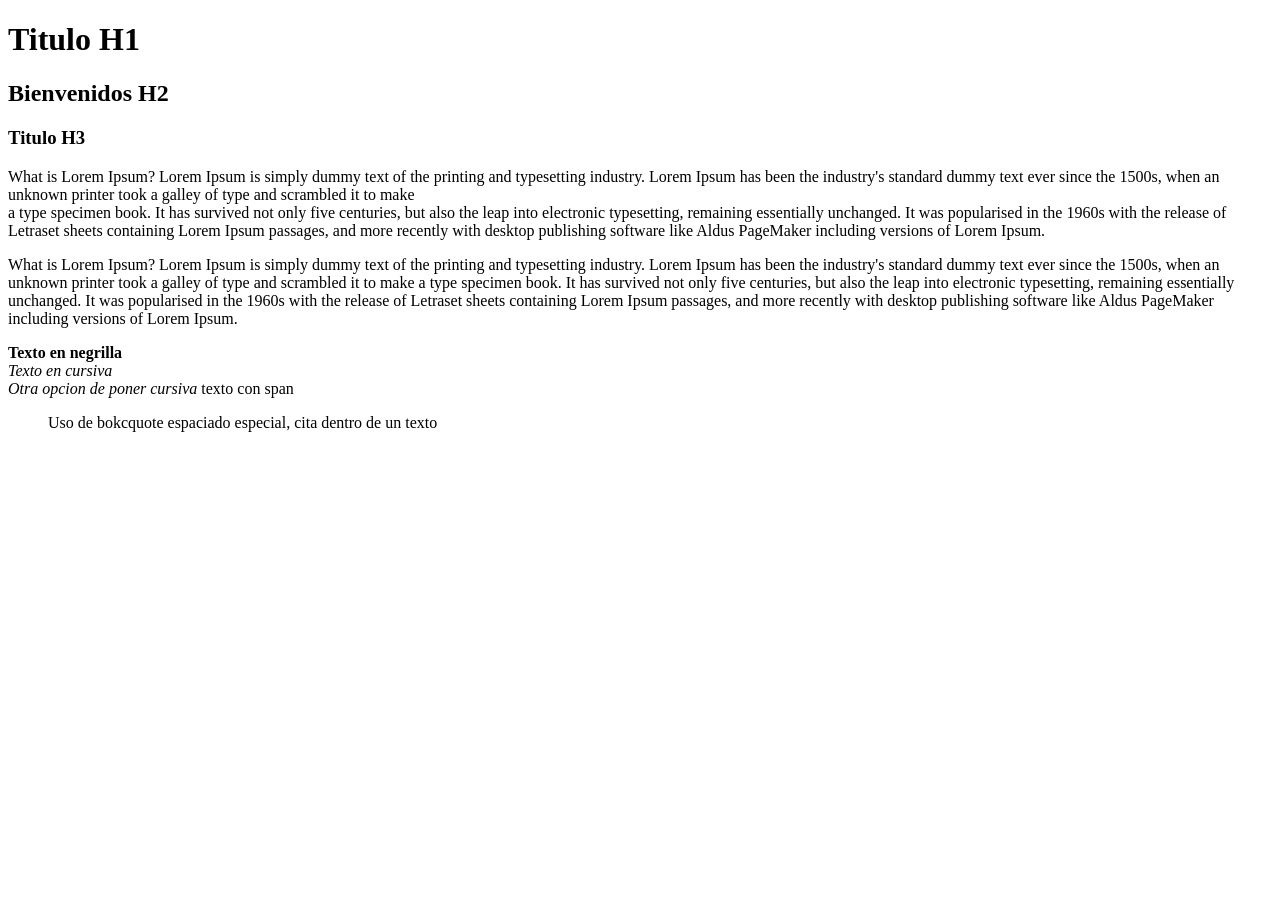
<file: UDEMY/JavaScriptModerno/web/index.html>
<!DOCTYPE HTML>
<html lang = "es">
    <head>  <!--Cabecera-->
        <title>Mi primera Web</title>

    </head>
    <body> <!-- Cuerpo de la pagina-->
        <h1> Titulo H1</h1>  <!-- Solo debe haber uno por ser titulo de la pagina-->
        <h2> Bienvenidos H2</h1> <!-- subtitulo-->
        <h3> Titulo H3</h3>

        <!-- Etiquetas para textos-->
        <!--<p> => parrafos -->
        <!--<br> => salto de linea -->


        <p>What is Lorem Ipsum?   
            Lorem Ipsum is simply dummy text of the printing and typesetting industry. Lorem Ipsum has been 
            the industry's standard dummy text ever since the 1500s, when an unknown printer took a galley 
            of type and scrambled it to make <br> a type specimen book. It has survived not only five centuries, 
            but also the leap into electronic typesetting, remaining essentially unchanged. It was popularised 
            in the 1960s with the release of Letraset sheets containing Lorem Ipsum passages, and more recently 
            with desktop publishing software like Aldus PageMaker including versions of Lorem Ipsum.</p>  <!-- parrafos-->
        <p>What is Lorem Ipsum?
               Lorem Ipsum is simply dummy text of the printing and typesetting industry. Lorem Ipsum has been 
                the industry's standard dummy text ever since the 1500s, when an unknown printer took a galley 
                of type and scrambled it to make a type specimen book. It has survived not only five centuries, 
                but also the leap into electronic typesetting, remaining essentially unchanged. It was popularised 
                in the 1960s with the release of Letraset sheets containing Lorem Ipsum passages, and more recently 
                with desktop publishing software like Aldus PageMaker including versions of Lorem Ipsum.</p>  <!-- parrafos-->    
        <strong>Texto en negrilla</strong>   <br>  <!-- Espacio-->
        <em>Texto en cursiva</em>   <br>  
        <i>Otra opcion de poner cursiva</i>
        <span id = "resaltado" class = "rojo">texto con span</span>
        <blockquote>Uso de bokcquote espaciado especial, cita dentro de un texto</blockquote>


    </body>
</html>
</file>
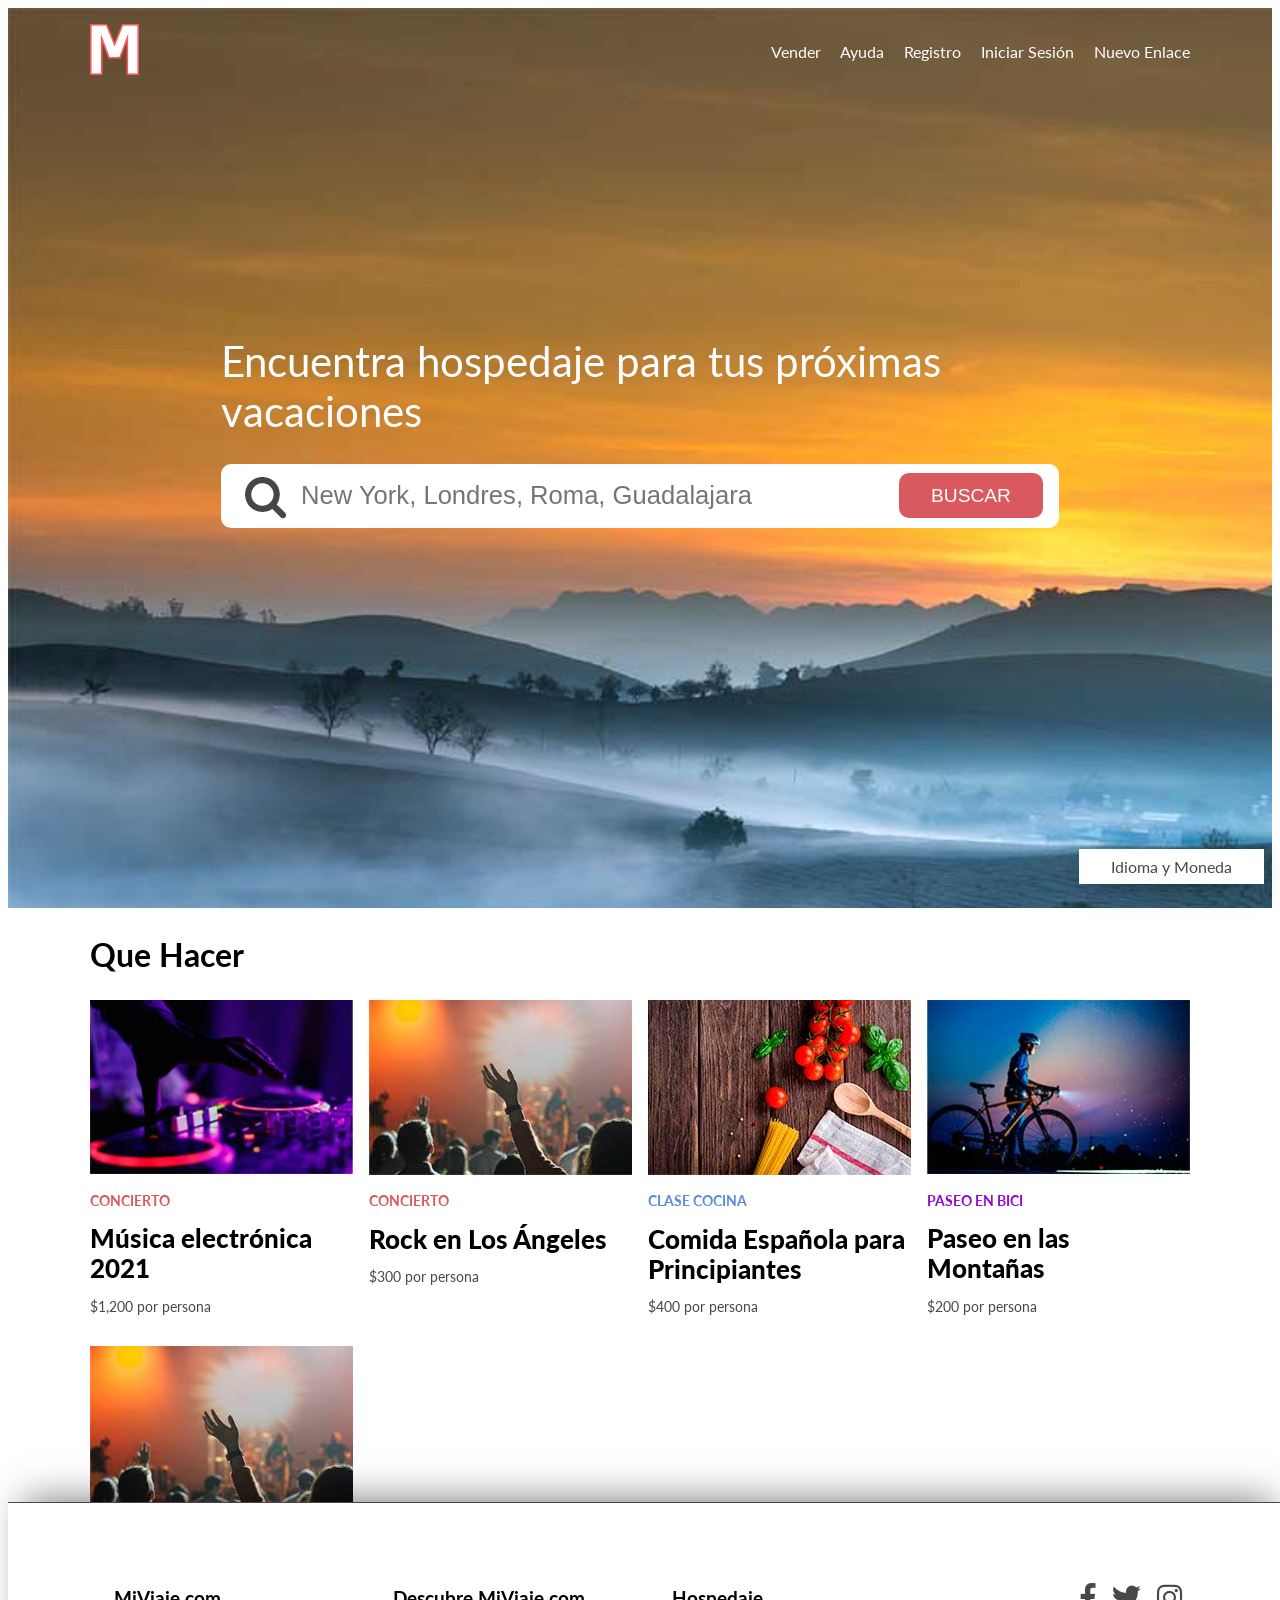
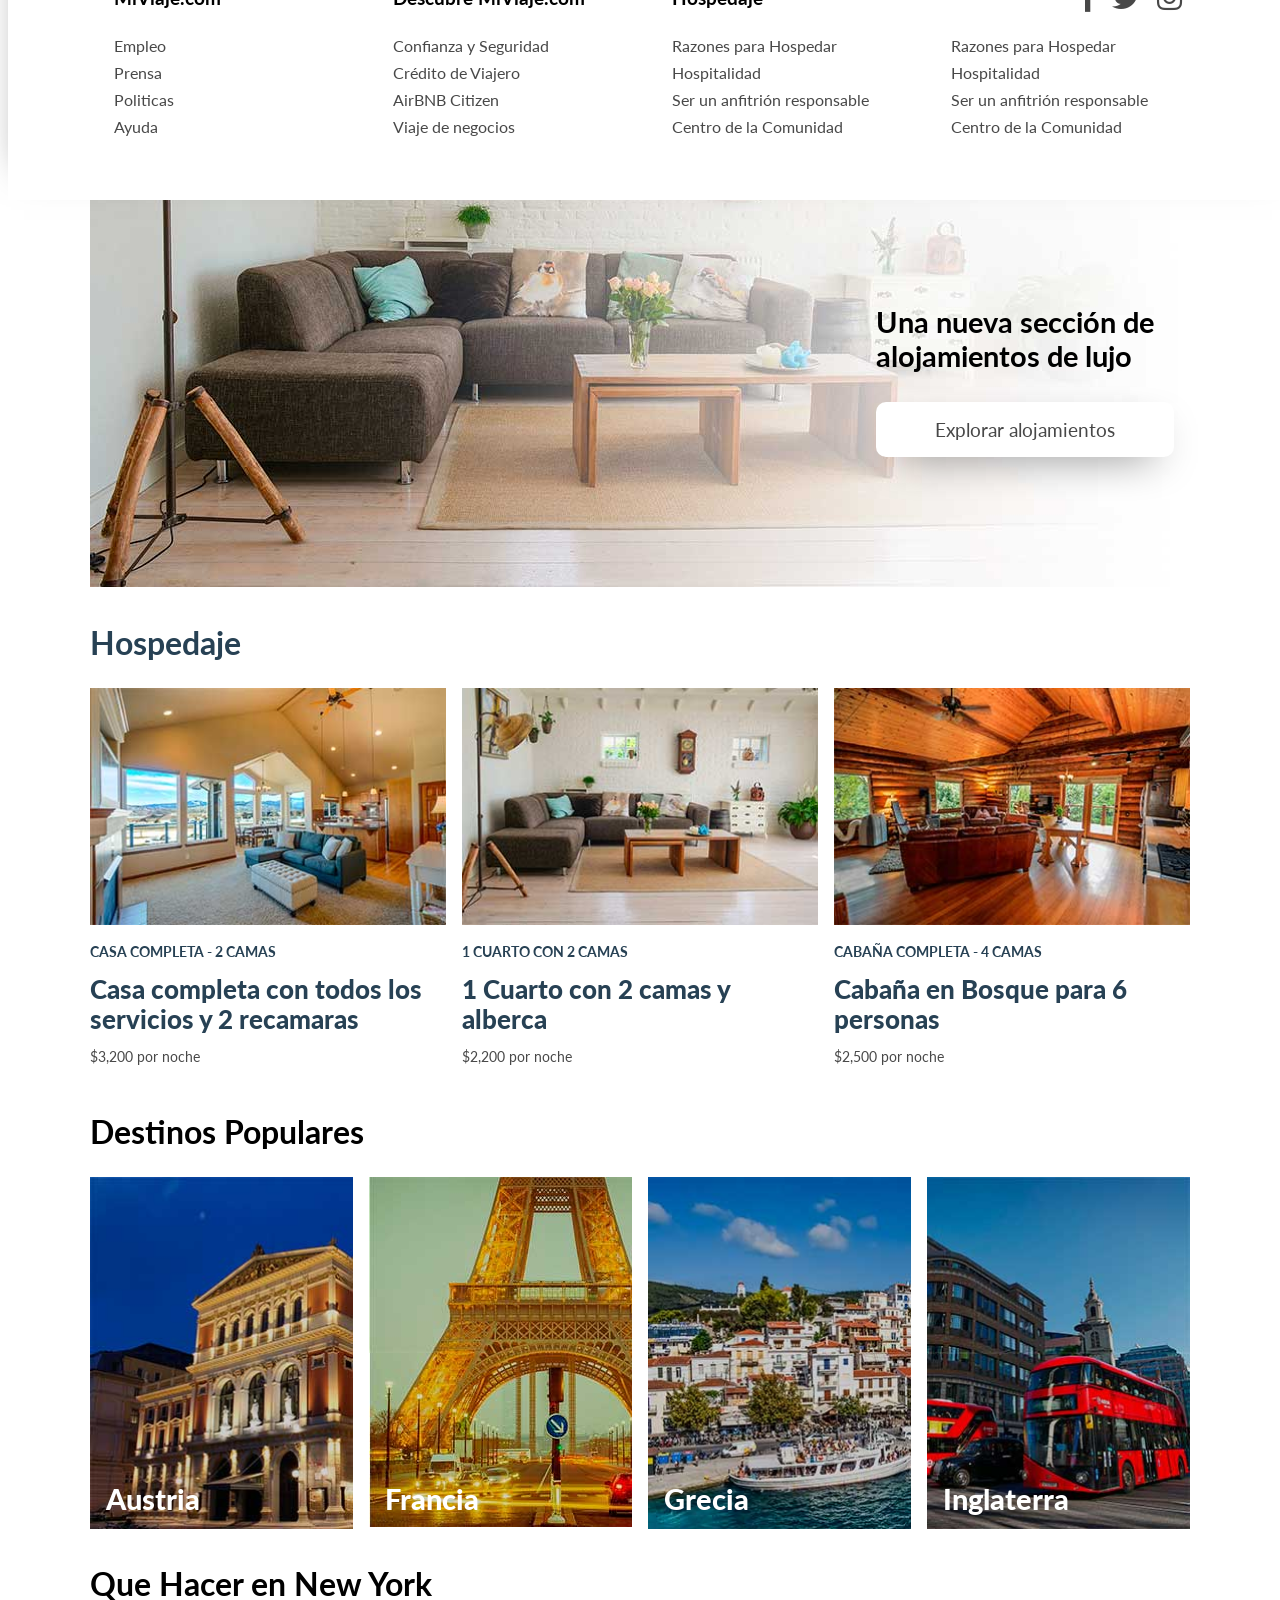
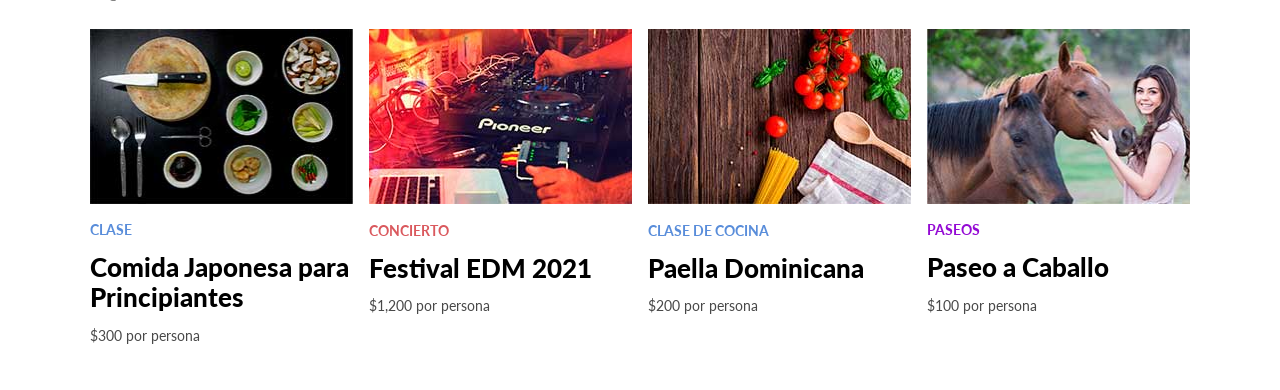
<file: UDEMY/JavaScriptModerno/Curso JS Moderno - FIN/13-DOM/index.html>
<!DOCTYPE html>
<html lang="en">
<head>
    <meta charset="UTF-8">
    <meta name="viewport" content="width=device-width, initial-scale=1.0">
    <meta http-equiv="X-UA-Compatible" content="ie=edge">
    <title>MiViaje.com</title>
    <link rel="stylesheet" href="https://necolas.github.io/normalize.css/8.0.0/normalize.css">
    <link href="https://fonts.googleapis.com/css?family=Lato:400,700,900" rel="stylesheet">
    <link rel="stylesheet" href="css/fontawesome-all.min.css">
    <link rel="stylesheet" href="css/styles.css">
</head>
<body>

    <div class="hero">
        <header class="header contenedor">
            <div class="logo">
                <img src="img/logo.png">
            </div>
            <nav class="navegacion">
                <a href="#">Vender</a>
                <a href="#">Ayuda</a>
                <a href="#">Registro</a>
                <a href="#">Iniciar Sesión</a>
            </nav>
        </header>

        <div class="contenido-hero contenedor">
            <h1 id="formulario">Encuentra <span> hospedaje  </span>para tus próximas vacaciones</h1>

            <form action="/buscador" method="POST" class="formulario formulario-buscar" id="formulario" >
                <input type="text" name="busqueda" class="busqueda" placeholder="New York, Londres, Roma, Guadalajara">
                <input type="submit" value="Buscar" id="btn-submit">
            </form>
        </div>
    </div> <!--.hero-->

    <main class="contenido contenedor">
        <section class="hacer">
            <h2>Que Hacer</h2>
            <div class="contenedor-cards">
                    <div class="card">
                        <img src="img/hacer1.jpg">
                        <div class="info">
                            <p class="categoria concierto">concierto</p>
                            <p class="titulo">Música electrónica 2021</p>
                            <p class="precio">$1,200 por persona</p>
                        </div>
                    </div> <!--.card-->
                    <div class="card">
                        <img src="img/hacer2.jpg">
                        <div class="info">
                            <p class="categoria concierto">concierto</p>
                            <p class="titulo">Rock en Los Ángeles</p>
                            <p class="precio">$300 por persona</p>
                        </div>
                    </div> <!--.card-->
                    <div class="card">
                        <img src="img/hacer3.jpg">
                        <div class="info">
                            <p class="categoria clase">Clase Cocina</p>
                            <p class="titulo">Comida Española para Principiantes</p>
                            <p class="precio">$400 por persona</p>
                        </div>
                    </div> <!--.card-->
                    <div class="card">
                        <img src="img/hacer4.jpg">
                        <div class="info">
                            <p class="categoria paseo">Paseo en Bici</p>
                            <p class="titulo">Paseo en las Montañas</p>
                            <p class="precio">$200 por persona</p>
                        </div>
                    </div> <!--.card-->
            </div> <!--.columnas4 cuadros-->
        </section>


        <section class="hacer">
            <h2 class="mi-viaje-plus">Presentamos Miviaje.com Plus</h2>
            <div class="contenedor-cards premium">
                <div class="info">
                    <h3>Una nueva sección de alojamientos de lujo</h3>
                    <a href="#" class="boton btn-mi-viaje">Explorar alojamientos </a>
                </div>
            </div> <!--.columnas4 cuadros-->
        </section>

        <section class="hospedaje">
            <h2>Hospedaje</h2>
            <div class="contenedor-cards">
                    <div class="card">
                        <img src="img/hospedaje1.jpg">
                        <div class="info">
                            <p class="categoria hospedaje">Casa completa - 2 camas</p>
                            <p class="titulo">Casa completa con todos los servicios y 2 recamaras</p>
                            <p class="precio">$3,200 por noche</p>
                        </div>
                    </div> <!--.card-->
                    <div class="card">
                        <img src="img/hospedaje2.jpg">
                        <div class="info">
                            <p class="categoria hospedaje">1 Cuarto con 2 camas</p>
                            <p class="titulo">1 Cuarto con 2 camas y alberca </p>
                            <p class="precio">$2,200 por noche</p>
                        </div>
                    </div> <!--.card-->
                    <div class="card">
                        <img src="img/hospedaje3.jpg">
                        <div class="info">
                            <p class="categoria hospedaje">Cabaña completa - 4 Camas</p>
                            <p class="titulo">Cabaña en Bosque para 6 personas</p>
                            <p class="precio">$2,500 por noche</p>
                        </div>
                    </div> <!--.card-->
            </div> <!--.columnas4 cuadros-->
        </section>

        <section class="destinos">
            <h2>Destinos Populares</h2>
            <div class="contenedor-cards">
                    <div class="card">
                        <img src="img/populares1.jpg">
                        <div class="info">
                            <p class="titulo">Austria</p>
                        </div>
                    </div> <!--.card-->
                    <div class="card">
                        <img src="img/populares2.jpg">
                        <div class="info">
                            <p class="titulo">Francia</p>
                        </div>
                    </div> <!--.card-->
                    <div class="card">
                        <img src="img/populares3.jpg">
                        <div class="info">
                            <p class="titulo">Grecia</p>
                        </div>
                    </div> <!--.card-->
                    <div class="card">
                        <img src="img/populares4.jpg">
                        <div class="info">
                            <p class="titulo">Inglaterra</p>
                        </div>
                    </div> <!--.card-->
            </div> <!--.columnas4 cuadros-->
        </section>

        <section class="hacer">
                <h2>Que Hacer en New York</h2>
                <div class="contenedor-cards">
                        <div class="card">
                            <img src="img/newyork1.jpg">
                            <div class="info">
                                <p class="categoria clase">Clase</p>
                                <p class="titulo">Comida Japonesa para Principiantes</p>
                                <p class="precio">$300 por persona</p>
                            </div>
                        </div> <!--.card-->
                        <div class="card">
                            <img src="img/newyork2.jpg">
                            <div class="info">
                                <p class="categoria concierto">concierto</p>
                                <p class="titulo">Festival EDM 2021</p>
                                <p class="precio">$1,200 por persona</p>
                            </div>
                        </div> <!--.card-->
                        <div class="card">
                            <img src="img/newyork3.jpg">
                            <div class="info">
                                <p class="categoria clase">Clase de Cocina</p>
                                <p class="titulo">Paella Dominicana</p>
                                <p class="precio">$200 por persona</p>
                            </div>
                        </div> <!--.card-->
                        <div class="card">
                            <img src="img/newyork4.jpg">
                            <div class="info">
                                <p class="categoria paseo">Paseos</p>
                                <p class="titulo">Paseo a Caballo</p>
                                <p class="precio">$100 por persona</p>
                            </div>
                        </div> <!--.card-->
                </div> <!--.columnas4 cuadros-->
            </section>

    </main>
    
   

    <footer id="footer" class="footer">
        <div class="contenedor">
                <div class="nav-footer">
                    <h3 class="titulo-footer">MiViaje.com</h3>
                    <nav class="menu">
                        <a href="#">Empleo</a>
                        <a href="#">Prensa</a>
                        <a href="#">Politicas</a>
                        <a href="#">Ayuda</a>
                    </nav>
                </div>

                <div class="nav-footer">
                    <h3 class="titulo-footer">Descubre MiViaje.com</h3>
                    <nav class="menu">
                        <a href="#">Confianza y Seguridad</a>
                        <a href="#">Crédito de Viajero</a>
                        <a href="#">AirBNB Citizen</a>
                        <a href="#">Viaje de negocios</a>
                    </nav>
                </div>

                <div class="nav-footer">
                    <h3 class="titulo-footer">Hospedaje</h3>
                    <nav class="menu">
                        <a href="#">Razones para Hospedar</a>
                        <a href="#">Hospitalidad</a>
                        <a href="#">Ser un anfitrión responsable</a>
                        <a href="#">Centro de la Comunidad</a>
                    </nav>
                </div>

                <div class="nav-footer">
                    <nav class="sociales">
                        <ul>
                            <li><a href="http://facebook.com" target="_blank"><span>Facebook</span></a></li>
                            <li><a href="http://twitter.com" target="_blank"><span>Twitter</span></a></li>
                            <li><a href="http://instagram.com" target="_blank"><span>Instagram</span></a></li>
                        </ul>
                    </nav>
                    <nav class="menu">
                        <a href="#">Razones para Hospedar</a>
                        <a href="#">Hospitalidad</a>
                        <a href="#">Ser un anfitrión responsable</a>
                        <a href="#">Centro de la Comunidad</a>
                    </nav>
                </div>
        </div>
    </footer>
    <a href="#footer" class="btn-flotante">Idioma y Moneda</a>

    <!-- <script src="js/01-scripts.js"></script> -->
    <!-- <script src="js/02-scripts.js"></script> -->
    <!-- <script src="js/03-scripts.js"></script> -->
    <!-- <script src="js/04-scripts.js"></script> -->
    <!-- <script src="js/05-scripts.js"></script> -->
    <!-- <script src="js/06-scripts.js"></script> -->
    <!-- <script src="js/07-scripts.js"></script> -->
    <!-- <script src="js/08-scripts.js"></script> -->
    <!-- <script src="js/09-scripts.js"></script> -->
    <script src="js/10-scripts.js"></script>
    <script src="js/11-scripts.js"></script>
</body>
</html>
</file>
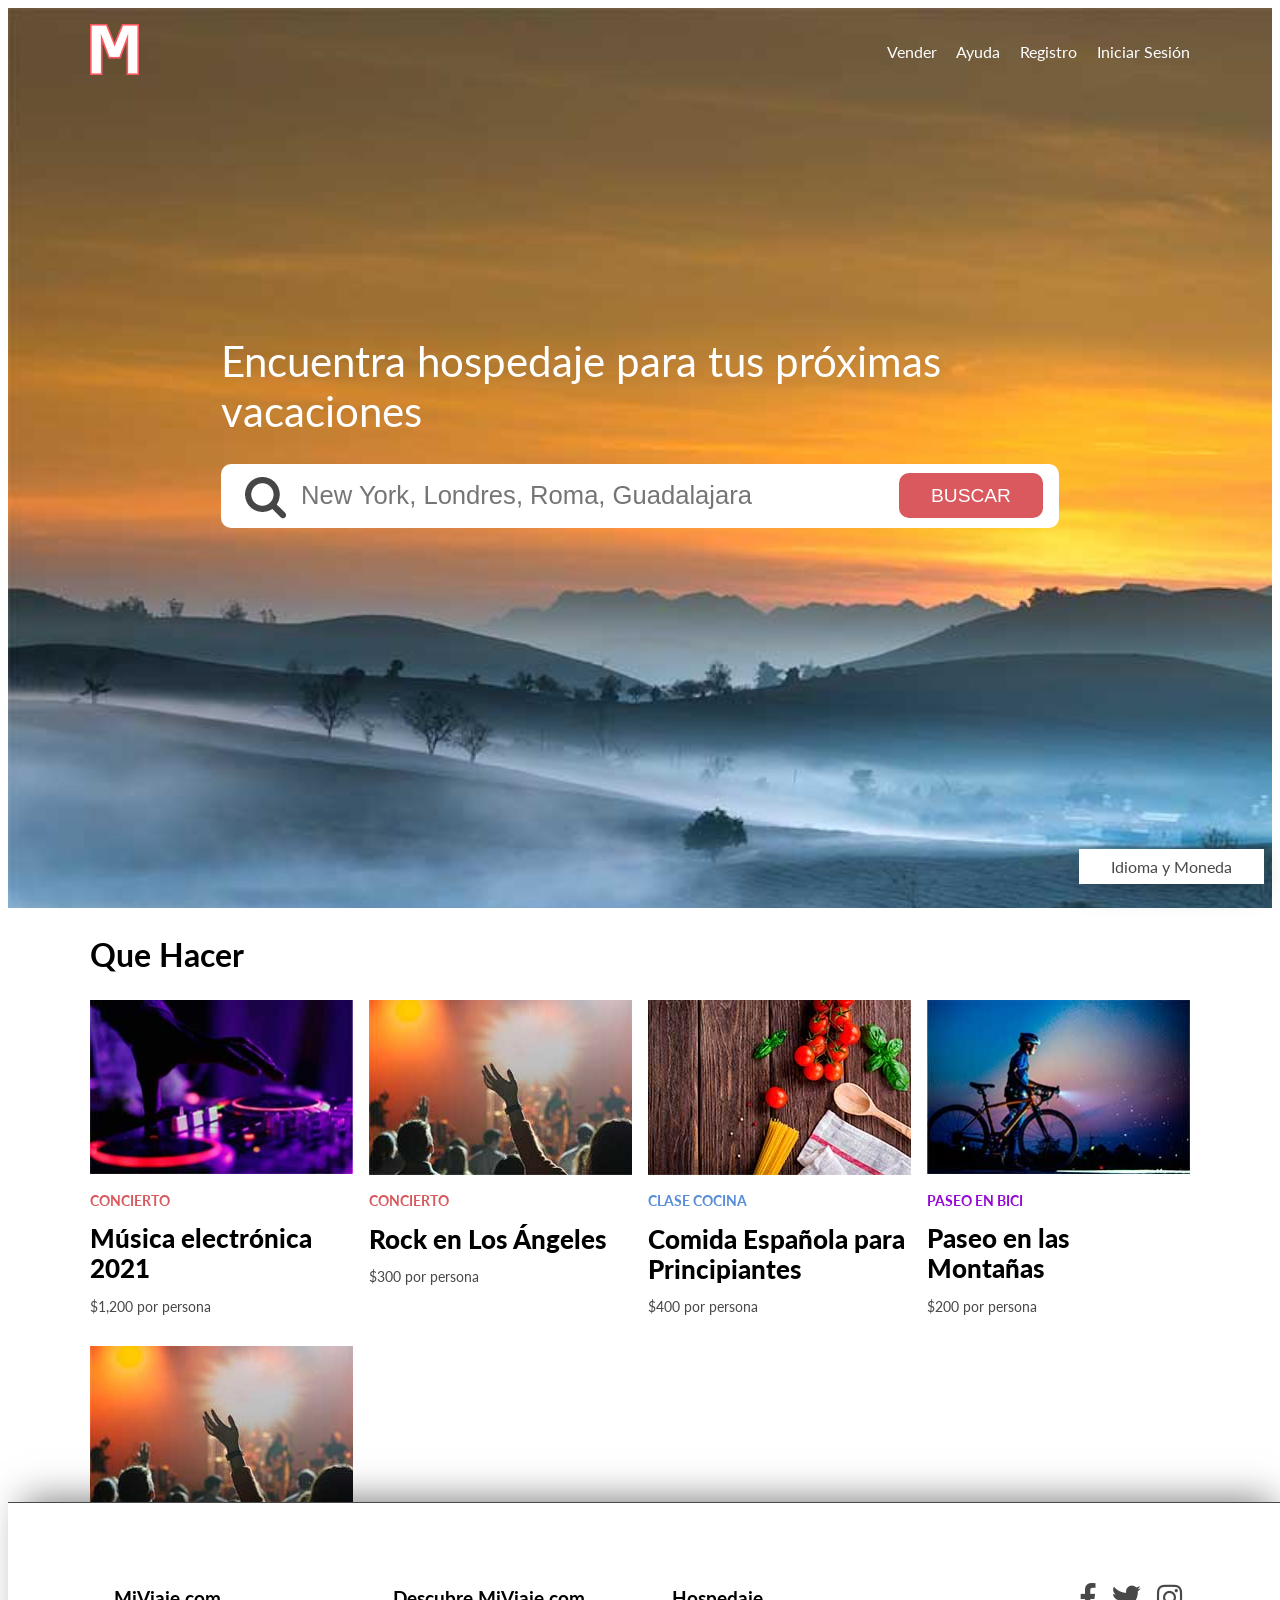
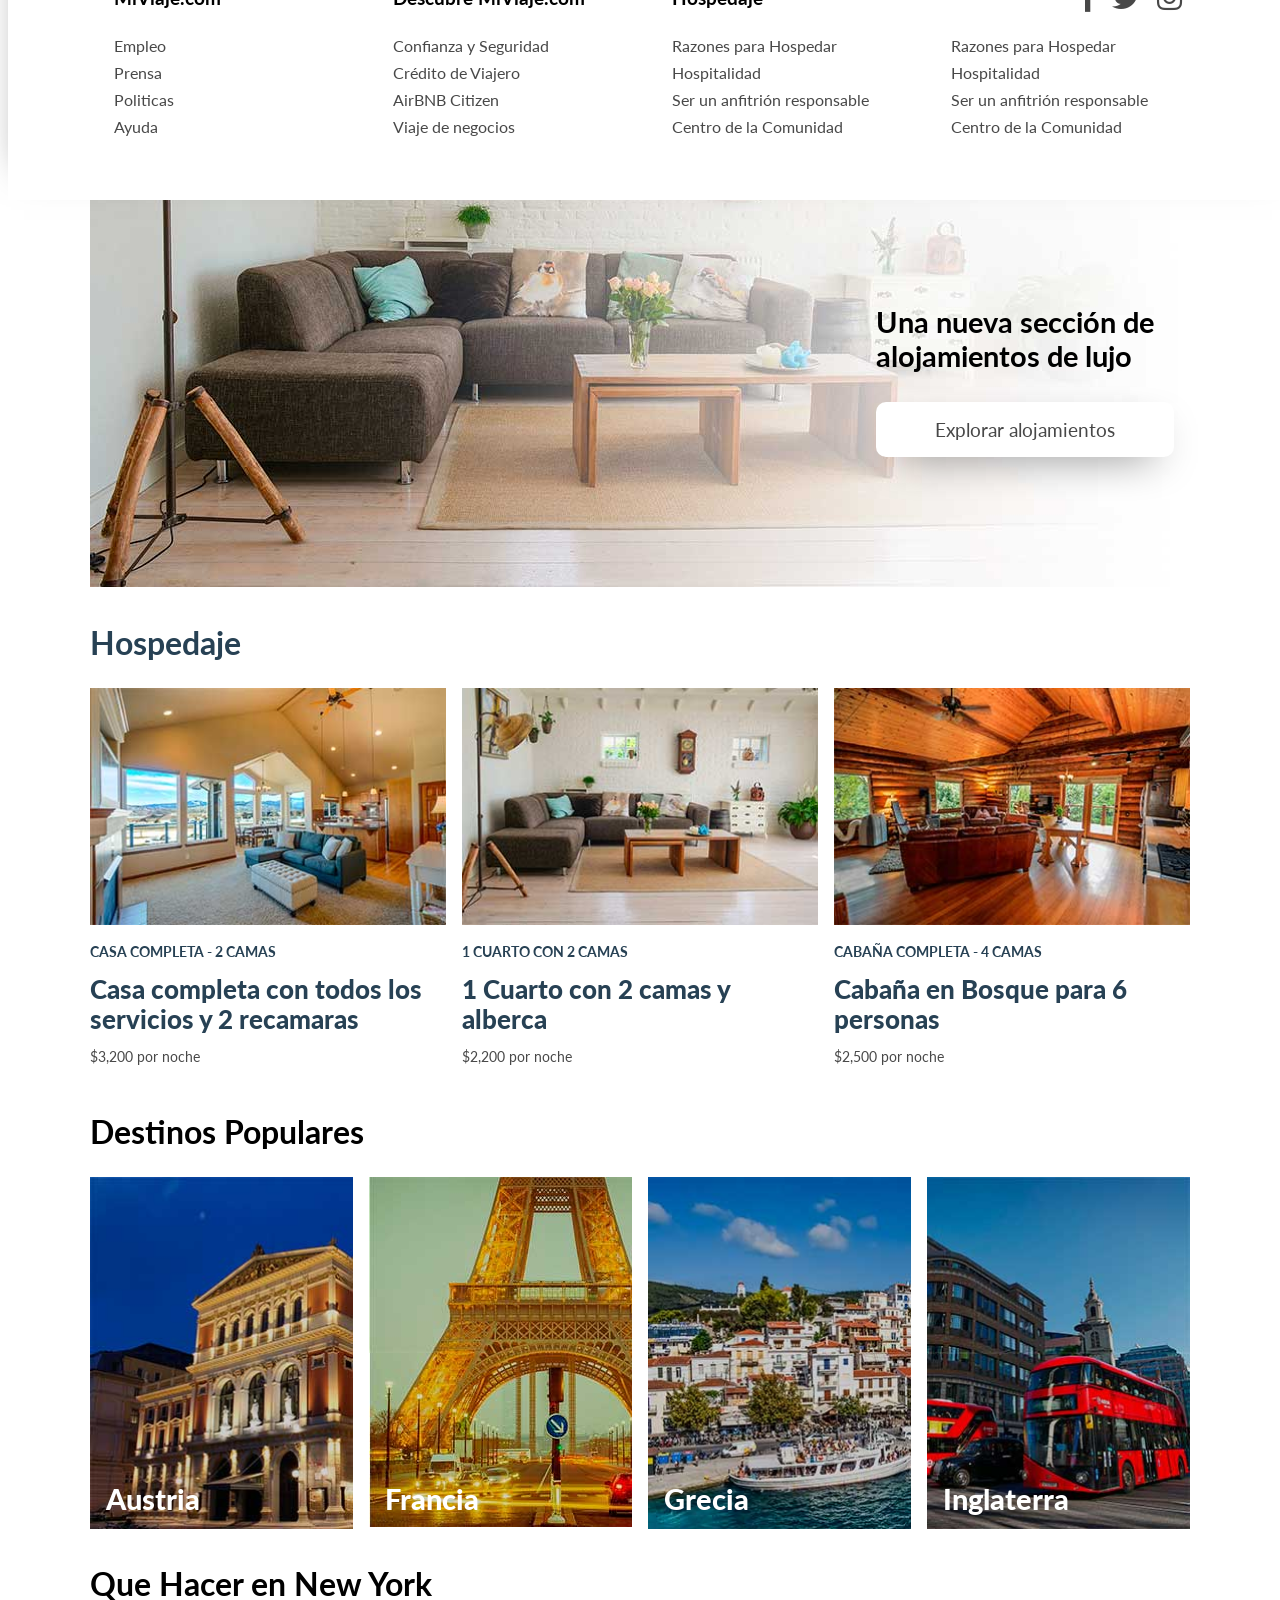
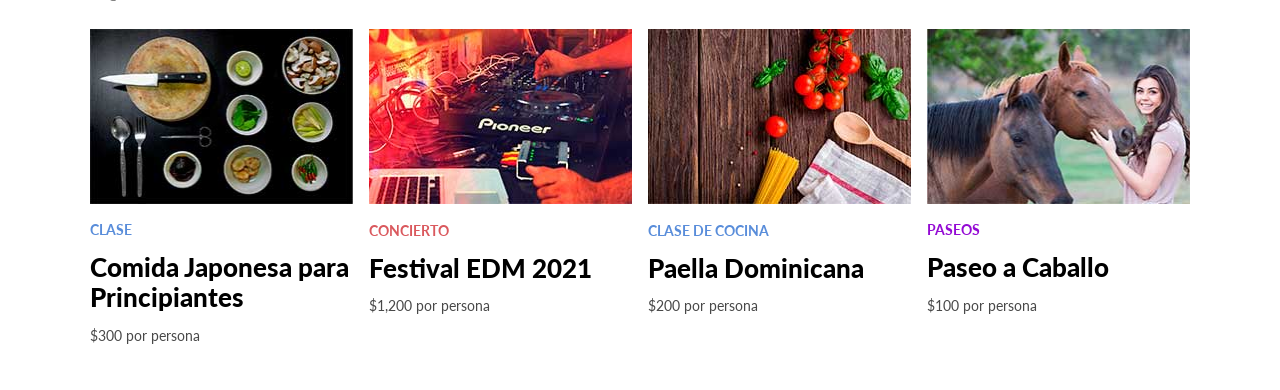
<file: UDEMY/JavaScriptModerno/Curso JS Moderno - FIN/14-Eventos/index.html>
<!DOCTYPE html>
<html lang="en">
<head>
    <meta charset="UTF-8">
    <meta name="viewport" content="width=device-width, initial-scale=1.0">
    <meta http-equiv="X-UA-Compatible" content="ie=edge">
    <title>MiViaje.com</title>
    <link rel="stylesheet" href="https://necolas.github.io/normalize.css/8.0.0/normalize.css">
    <link href="https://fonts.googleapis.com/css?family=Lato:400,700,900" rel="stylesheet">
    <link rel="stylesheet" href="css/fontawesome-all.min.css">
    <link rel="stylesheet" href="css/styles.css">
</head>
<body>

    <div class="hero">
        <header class="header contenedor">
            <div class="logo">
                <img src="img/logo.png">
            </div>
            <nav class="navegacion">
                <a href="#">Vender</a>
                <a href="#">Ayuda</a>
                <a href="#">Registro</a>
                <a href="#">Iniciar Sesión</a>
            </nav>
        </header>

        <div class="contenido-hero contenedor">
            <h1>Encuentra <span> hospedaje  </span>para tus próximas vacaciones</h1>

            <form action="/buscador" method="POST" class="formulario formulario-buscar" id="formulario" >
                <input type="text" name="busqueda" class="busqueda" placeholder="New York, Londres, Roma, Guadalajara">
                <input type="submit" value="Buscar" id="btn-submit">
            </form>
        </div>
    </div> <!--.hero-->

    <main class="contenido contenedor">
        <section class="hacer">
            <h2>Que Hacer</h2>
            <div class="contenedor-cards">
                    <div class="card">
                        <img src="img/hacer1.jpg">
                        <div class="info">
                            <p class="categoria concierto">concierto</p>
                            <p class="titulo">Música electrónica 2021</p>
                            <p class="precio">$1,200 por persona</p>
                        </div>
                    </div> <!--.card-->
                    <div class="card">
                        <img src="img/hacer2.jpg">
                        <div class="info">
                            <p class="categoria concierto">concierto</p>
                            <p class="titulo">Rock en Los Ángeles</p>
                            <p class="precio">$300 por persona</p>
                        </div>
                    </div> <!--.card-->
                    <div class="card">
                        <img src="img/hacer3.jpg">
                        <div class="info">
                            <p class="categoria clase">Clase Cocina</p>
                            <p class="titulo">Comida Española para Principiantes</p>
                            <p class="precio">$400 por persona</p>
                        </div>
                    </div> <!--.card-->
                    <div class="card">
                        <img src="img/hacer4.jpg">
                        <div class="info">
                            <p class="categoria paseo">Paseo en Bici</p>
                            <p class="titulo">Paseo en las Montañas</p>
                            <p class="precio">$200 por persona</p>
                        </div>
                    </div> <!--.card-->
            </div> <!--.columnas4 cuadros-->
        </section>


        <section class="hacer">
            <h2 class="mi-viaje-plus">Presentamos Miviaje.com Plus</h2>
            <div class="contenedor-cards premium">
                <div class="info">
                    <h3>Una nueva sección de alojamientos de lujo</h3>
                    <a href="#" class="boton btn-mi-viaje">Explorar alojamientos </a>
                </div>
            </div> <!--.columnas4 cuadros-->
        </section>

        <section class="hospedaje">
            <h2>Hospedaje</h2>
            <div class="contenedor-cards">
                    <div class="card">
                        <img src="img/hospedaje1.jpg">
                        <div class="info">
                            <p class="categoria hospedaje">Casa completa - 2 camas</p>
                            <p class="titulo">Casa completa con todos los servicios y 2 recamaras</p>
                            <p class="precio">$3,200 por noche</p>
                        </div>
                    </div> <!--.card-->
                    <div class="card">
                        <img src="img/hospedaje2.jpg">
                        <div class="info">
                            <p class="categoria hospedaje">1 Cuarto con 2 camas</p>
                            <p class="titulo">1 Cuarto con 2 camas y alberca </p>
                            <p class="precio">$2,200 por noche</p>
                        </div>
                    </div> <!--.card-->
                    <div class="card">
                        <img src="img/hospedaje3.jpg">
                        <div class="info">
                            <p class="categoria hospedaje">Cabaña completa - 4 Camas</p>
                            <p class="titulo">Cabaña en Bosque para 6 personas</p>
                            <p class="precio">$2,500 por noche</p>
                        </div>
                    </div> <!--.card-->
            </div> <!--.columnas4 cuadros-->
        </section>

        <section class="destinos">
            <h2>Destinos Populares</h2>
            <div class="contenedor-cards">
                    <div class="card">
                        <img src="img/populares1.jpg">
                        <div class="info">
                            <p class="titulo">Austria</p>
                        </div>
                    </div> <!--.card-->
                    <div class="card">
                        <img src="img/populares2.jpg">
                        <div class="info">
                            <p class="titulo">Francia</p>
                        </div>
                    </div> <!--.card-->
                    <div class="card">
                        <img src="img/populares3.jpg">
                        <div class="info">
                            <p class="titulo">Grecia</p>
                        </div>
                    </div> <!--.card-->
                    <div class="card">
                        <img src="img/populares4.jpg">
                        <div class="info">
                            <p class="titulo">Inglaterra</p>
                        </div>
                    </div> <!--.card-->
            </div> <!--.columnas4 cuadros-->
        </section>

        <section class="hacer">
                <h2>Que Hacer en New York</h2>
                <div class="contenedor-cards">
                        <div class="card">
                            <img src="img/newyork1.jpg">
                            <div class="info">
                                <p class="categoria clase">Clase</p>
                                <p class="titulo">Comida Japonesa para Principiantes</p>
                                <p class="precio">$300 por persona</p>
                            </div>
                        </div> <!--.card-->
                        <div class="card">
                            <img src="img/newyork2.jpg">
                            <div class="info">
                                <p class="categoria concierto">concierto</p>
                                <p class="titulo">Festival EDM 2021</p>
                                <p class="precio">$1,200 por persona</p>
                            </div>
                        </div> <!--.card-->
                        <div class="card">
                            <img src="img/newyork3.jpg">
                            <div class="info">
                                <p class="categoria clase">Clase de Cocina</p>
                                <p class="titulo">Paella Dominicana</p>
                                <p class="precio">$200 por persona</p>
                            </div>
                        </div> <!--.card-->
                        <div class="card">
                            <img src="img/newyork4.jpg">
                            <div class="info">
                                <p class="categoria paseo">Paseos</p>
                                <p class="titulo">Paseo a Caballo</p>
                                <p class="precio">$100 por persona</p>
                            </div>
                        </div> <!--.card-->
                </div> <!--.columnas4 cuadros-->
            </section>

    </main>
    
   

    <footer id="footer" class="footer">
        <div class="contenedor">
                <div class="nav-footer">
                    <h3 class="titulo-footer">MiViaje.com</h3>
                    <nav class="menu">
                        <a href="#">Empleo</a>
                        <a href="#">Prensa</a>
                        <a href="#">Politicas</a>
                        <a href="#">Ayuda</a>
                    </nav>
                </div>

                <div class="nav-footer">
                    <h3 class="titulo-footer">Descubre MiViaje.com</h3>
                    <nav class="menu">
                        <a href="#">Confianza y Seguridad</a>
                        <a href="#">Crédito de Viajero</a>
                        <a href="#">AirBNB Citizen</a>
                        <a href="#">Viaje de negocios</a>
                    </nav>
                </div>

                <div class="nav-footer">
                    <h3 class="titulo-footer">Hospedaje</h3>
                    <nav class="menu">
                        <a href="#">Razones para Hospedar</a>
                        <a href="#">Hospitalidad</a>
                        <a href="#">Ser un anfitrión responsable</a>
                        <a href="#">Centro de la Comunidad</a>
                    </nav>
                </div>

                <div class="nav-footer">
                    <nav class="sociales">
                        <ul>
                            <li><a href="http://facebook.com" target="_blank"><span>Facebook</span></a></li>
                            <li><a href="http://twitter.com" target="_blank"><span>Twitter</span></a></li>
                            <li><a href="http://instagram.com" target="_blank"><span>Instagram</span></a></li>
                        </ul>
                    </nav>
                    <nav class="menu">
                        <a href="#">Razones para Hospedar</a>
                        <a href="#">Hospitalidad</a>
                        <a href="#">Ser un anfitrión responsable</a>
                        <a href="#">Centro de la Comunidad</a>
                    </nav>
                </div>
        </div>
    </footer>
    <a href="#footer" class="btn-flotante">Idioma y Moneda</a>

    <!-- <script src="js/01-scripts.js"></script> -->
    <!-- <script src="js/02-scripts.js"></script> -->
    <!-- <script src="js/03-scripts.js"></script> -->
    <!-- <script src="js/04-scripts.js"></script> -->
    <!-- <script src="js/05-scripts.js"></script> -->
    <!-- <script src="js/06-scripts.js"></script> -->
    <!-- <script src="js/07-scripts.js"></script> -->
    <script src="js/08-scripts.js"></script>
</body>
</html>
</file>
<file: UDEMY/JavaScriptModerno/Curso JS Moderno - FIN/13-DOM/css/styles.css>
:root {
    --fuente-principal:  'Lato', sans-serif; 
    --primario: #da595e;
    --obscuro: #484848;
    --claro: #ffffff;
}

html {
    box-sizing: border-box;
}
body {
    font-family: var(--fuente-principal);
}

h1 {
    font-weight: 400;
    font-size: 2rem;
}
@media (min-width:768px) {
    h1 {
        font-size: 2.6rem;
    }
}


h2 {
    font-size: 2rem;
}
h3 {
    font-size: 1.8rem;
}
img {
    max-width: 100%;
}

/** Colores **/
.hospedaje {
    color: #274154;
}

.concierto {
    color: #da595e;
}
.clase {
    color: #598dda;
}
.paseo {
    color: #940ad4;
}

/* Interfaz **/

.btn-flotante {
    position: fixed;
    bottom: 1rem;
    right: 1rem;
    padding: .5rem 2rem;
    background-color: var(--claro);
    -webkit-box-shadow: 0px 6px 32px -10px rgba(0,0,0,0.75);
    -moz-box-shadow: 0px 6px 32px -10px rgba(0,0,0,0.75);
    box-shadow: 0px 6px 32px -10px rgba(0,0,0,0.75);
    color: var(--obscuro);
    text-decoration: none;
}
.btn-flotante.activo {
    background-color: var(--primario);
    color: var(--claro);
}

/** Header */
.hero {
    height: 100vh;
    background-image: url(../img/arriba.jpg);
    display: grid;
    grid-template-rows: 1fr 2fr;
    background-position: 0 0;
    background-size: 150% 150%;
    transition: background-position .3s ease;
}
.header {
    align-self: start;
    width: 100%;
    padding-top: 1rem;
    display: flex;
    justify-content: space-between;
    align-items: center;
}
.navegacion a{
    color: var(--claro);
    text-decoration: none;
    margin-right: 1rem;
}
.navegacion a:last-of-type {
    margin-right: 0;
}

.contenedor {
    max-width: 1100px;
    margin: 0 auto;
}

.contenido-hero {
    display: grid;
    grid-template-columns: 5% auto 5%;
    grid-template-rows: max-content auto;
}
.contenido-hero h1{
    grid-column: 2 / 3;
    color: white;
    grid-row: 1 / 2;
}

.contenido-hero form {
    grid-column: 2 / 3;
    grid-row: 2 / 3;
    position: relative;
    display: flex;
    height: 4rem;
}
.contenido-hero form input[type="text"] {
    flex:1;
    border-radius: 10px;
    border:none;
    background-image: url(../img/lupa.png);
    background-repeat: no-repeat;
    background-position:  calc(1% + 1rem) calc(1% + .8rem);
    padding-left: 5rem;
    font-size: 1.6rem;
}
.contenido-hero form input[type="submit"] {
    position: absolute;
    right: 1rem;
    top: .6rem;
    background-color: var(--primario);
    border:none;
    padding: .7rem 2rem;
    font-size: 1.2rem;
    color: var(--claro);
    text-transform: uppercase;
    border-radius: 10px;
}
.contenido-hero form input[type="submit"]:hover {
    cursor: pointer;
}

/** Contenido Principal**/

main > section {
    margin-bottom: 2rem;
}

.contenedor-cards {
    display: grid;
    grid-gap: 1rem;
    grid-template-columns: repeat(auto-fit, minmax(250px, 1fr) );
}

.card img {
    width: 100%;
}


.info .categoria {
    text-transform: uppercase;
    font-size: .9rem;
    font-weight: 700;
}
.info .titulo {
    font-size: 1.6rem;
    font-weight: 900;
    margin: 0;
}
.info .precio {
    color: var(--obscuro);
    font-size: .9rem;
}
/** Premium **/
.premium {
    background-image: url(../img/hospedaje-pro.jpg);
    background-position: center right;
    background-repeat: no-repeat;
    height: 28rem;
    grid-template-columns: unset;
}
@media (min-width:768px) {
    .premium {
        grid-template-columns: auto 30%;
    }
}

.premium .info {
    grid-column: 1 / 2;
    display: flex;
    flex-direction: column;
    justify-content: center;
    padding: 1rem;
}
.premium .info h2 {
    margin-bottom: 2rem;
    text-align: center;
}
@media (min-width:768px) { 
    .premium .info {
        grid-column: 2 / 3;
    }    
    .premium .info h2 {
        text-align: right;
    }
}

.boton {
    background-color: var(--claro);
    display: block;
    text-align: center;
    padding: 1rem;
    border-radius: 10px;
    color: var(--obscuro);
    font-size: 1.2rem;
    text-decoration: none;
    font-weight: 400;
    -webkit-box-shadow: 0px 14px 43px -21px rgba(0,0,0,1);
    -moz-box-shadow: 0px 14px 43px -21px rgba(0,0,0,1);
    box-shadow: 0px 14px 43px -21px rgba(0,0,0,1);
    transition: all .3s ease-in-out;
}
.boton:hover {
    background-color: var(--primario);
    color: var(--claro);
}


/** Populares **/
.destinos .contenedor-cards {
    grid-template-columns: repeat(auto-fit, minmax(200px, 1fr) );
}
.destinos .card {
    position: relative;
}
.destinos .info {
    position: absolute;
    bottom: 1rem;
    left: 1rem;
    color: var(--claro);
}
.destinos .info .titulo {
    font-size: 1.8rem;
}
/** Footer */
.footer {
    background-color: var(--claro);
    border-top: 1px solid var(--obscuro);
    padding-top: 3rem;
    position: fixed;
    bottom:-100%;
    transition: all 0.25s ease-in;
    width: 100%;
    -webkit-box-shadow: 0px -18px 36px -16px rgba(0,0,0,0.52);
    -moz-box-shadow: 0px -18px 36px -16px rgba(0,0,0,0.52);
    box-shadow: 0px -18px 36px -16px rgba(0,0,0,0.52);
    padding: 3rem 0;
}
.footer.activo {
    bottom: 0;
}
.footer .contenedor {
    display: grid;
    grid-template-columns: repeat(auto-fit, minmax(200px, 1fr) );
    grid-gap: 1rem;
}
.footer .nav-footer {
    padding: 1rem;
}
.footer .nav-footer h3 {
    font-size: 1.2rem;
}
.footer .menu a{
    color: var(--obscuro);
    text-decoration: none;
    display: block;
    padding-top: .5rem;
}



/** Redes Socialaes**/

.sociales ul {
    display: flex;
    flex-wrap: wrap;
    justify-content: flex-start;
    justify-content: flex-end;
    /* justify-content: center;
    justify-content: space-around; */
    /* justify-content: space-between; */
    flex:1 0 auto;
    list-style: none;
}
.sociales ul li {
    margin-right: 1rem;
}
.sociales ul li:last-of-type {
    margin-right: 0;
}
.sociales ul li a {
    text-decoration: none;
}
.sociales ul li a:before {
    font-family: "Font Awesome 5 Brands";
    color: var(--obscuro);
    font-size: 1.8rem;
}
.sociales ul li a[href*='facebook.com']::before {
    content: "\f39e";
}

.sociales ul li a[href*='twitter.com']::before {
    content: "\f099";
}
.sociales ul li a[href*='youtube.com']::before {
    content: "\f431";
}
.sociales ul li a[href*='instagram.com']::before {
    content: "\f16d";
}
.sociales ul li a[href*='pinterest.com']::before {
    content: "\f231 ";
}
.sociales ul li span{
    display: none;
}
</file>
<file: UDEMY/JavaScriptModerno/Curso JS Moderno - FIN/14-Eventos/css/styles.css>
:root {
    --fuente-principal:  'Lato', sans-serif; 
    --primario: #da595e;
    --obscuro: #484848;
    --claro: #ffffff;
}

html {
    box-sizing: border-box;
}
body {
    font-family: var(--fuente-principal);
}

h1 {
    font-weight: 400;
    font-size: 2rem;
}
@media (min-width:768px) {
    h1 {
        font-size: 2.6rem;
    }
}


h2 {
    font-size: 2rem;
}
h3 {
    font-size: 1.8rem;
}
img {
    max-width: 100%;
}

/** Colores **/
.hospedaje {
    color: #274154;
}

.concierto {
    color: #da595e;
}
.clase {
    color: #598dda;
}
.paseo {
    color: #940ad4;
}

/* Interfaz **/

.btn-flotante {
    position: fixed;
    bottom: 1rem;
    right: 1rem;
    padding: .5rem 2rem;
    background-color: var(--claro);
    -webkit-box-shadow: 0px 6px 32px -10px rgba(0,0,0,0.75);
    -moz-box-shadow: 0px 6px 32px -10px rgba(0,0,0,0.75);
    box-shadow: 0px 6px 32px -10px rgba(0,0,0,0.75);
    color: var(--obscuro);
    text-decoration: none;
}
.btn-flotante.activo {
    background-color: var(--primario);
    color: var(--claro);
}

/** Header */
.hero {
    height: 100vh;
    background-image: url(../img/arriba.jpg);
    display: grid;
    grid-template-rows: 1fr 2fr;
    background-position: 0 0;
    background-size: 150% 150%;
    transition: background-position .3s ease;
}
.header {
    align-self: start;
    width: 100%;
    padding-top: 1rem;
    display: flex;
    justify-content: space-between;
    align-items: center;
}
.navegacion a{
    color: var(--claro);
    text-decoration: none;
    margin-right: 1rem;
}
.navegacion a:last-of-type {
    margin-right: 0;
}

.contenedor {
    max-width: 1100px;
    margin: 0 auto;
}

.contenido-hero {
    display: grid;
    grid-template-columns: 5% auto 5%;
    grid-template-rows: max-content auto;
}
.contenido-hero h1{
    grid-column: 2 / 3;
    color: white;
    grid-row: 1 / 2;
}

.contenido-hero form {
    grid-column: 2 / 3;
    grid-row: 2 / 3;
    position: relative;
    display: flex;
    height: 4rem;
}
.contenido-hero form input[type="text"] {
    flex:1;
    border-radius: 10px;
    border:none;
    background-image: url(../img/lupa.png);
    background-repeat: no-repeat;
    background-position:  calc(1% + 1rem) calc(1% + .8rem);
    padding-left: 5rem;
    font-size: 1.6rem;
}
.contenido-hero form input[type="submit"] {
    position: absolute;
    right: 1rem;
    top: .6rem;
    background-color: var(--primario);
    border:none;
    padding: .7rem 2rem;
    font-size: 1.2rem;
    color: var(--claro);
    text-transform: uppercase;
    border-radius: 10px;
}
.contenido-hero form input[type="submit"]:hover {
    cursor: pointer;
}

/** Contenido Principal**/

main > section {
    margin-bottom: 2rem;
}

.contenedor-cards {
    display: grid;
    grid-gap: 1rem;
    grid-template-columns: repeat(auto-fit, minmax(250px, 1fr) );
}

.card img {
    width: 100%;
}


.info .categoria {
    text-transform: uppercase;
    font-size: .9rem;
    font-weight: 700;
}
.info .titulo {
    font-size: 1.6rem;
    font-weight: 900;
    margin: 0;
}
.info .precio {
    color: var(--obscuro);
    font-size: .9rem;
}
/** Premium **/
.premium {
    background-image: url(../img/hospedaje-pro.jpg);
    background-position: center right;
    background-repeat: no-repeat;
    height: 28rem;
    grid-template-columns: unset;
}
@media (min-width:768px) {
    .premium {
        grid-template-columns: auto 30%;
    }
}

.premium .info {
    grid-column: 1 / 2;
    display: flex;
    flex-direction: column;
    justify-content: center;
    padding: 1rem;
}
.premium .info h2 {
    margin-bottom: 2rem;
    text-align: center;
}
@media (min-width:768px) { 
    .premium .info {
        grid-column: 2 / 3;
    }    
    .premium .info h2 {
        text-align: right;
    }
}

.boton {
    background-color: var(--claro);
    display: block;
    text-align: center;
    padding: 1rem;
    border-radius: 10px;
    color: var(--obscuro);
    font-size: 1.2rem;
    text-decoration: none;
    font-weight: 400;
    -webkit-box-shadow: 0px 14px 43px -21px rgba(0,0,0,1);
    -moz-box-shadow: 0px 14px 43px -21px rgba(0,0,0,1);
    box-shadow: 0px 14px 43px -21px rgba(0,0,0,1);
    transition: all .3s ease-in-out;
}
.boton:hover {
    background-color: var(--primario);
    color: var(--claro);
}


/** Populares **/
.destinos .contenedor-cards {
    grid-template-columns: repeat(auto-fit, minmax(200px, 1fr) );
}
.destinos .card {
    position: relative;
}
.destinos .info {
    position: absolute;
    bottom: 1rem;
    left: 1rem;
    color: var(--claro);
}
.destinos .info .titulo {
    font-size: 1.8rem;
}
/** Footer */
.footer {
    background-color: var(--claro);
    border-top: 1px solid var(--obscuro);
    padding-top: 3rem;
    position: fixed;
    bottom:-100%;
    transition: all 0.25s ease-in;
    width: 100%;
    -webkit-box-shadow: 0px -18px 36px -16px rgba(0,0,0,0.52);
    -moz-box-shadow: 0px -18px 36px -16px rgba(0,0,0,0.52);
    box-shadow: 0px -18px 36px -16px rgba(0,0,0,0.52);
    padding: 3rem 0;
}
.footer.activo {
    bottom: 0;
}
.footer .contenedor {
    display: grid;
    grid-template-columns: repeat(auto-fit, minmax(200px, 1fr) );
    grid-gap: 1rem;
}
.footer .nav-footer {
    padding: 1rem;
}
.footer .nav-footer h3 {
    font-size: 1.2rem;
}
.footer .menu a{
    color: var(--obscuro);
    text-decoration: none;
    display: block;
    padding-top: .5rem;
}



/** Redes Socialaes**/

.sociales ul {
    display: flex;
    flex-wrap: wrap;
    justify-content: flex-start;
    justify-content: flex-end;
    /* justify-content: center;
    justify-content: space-around; */
    /* justify-content: space-between; */
    flex:1 0 auto;
    list-style: none;
}
.sociales ul li {
    margin-right: 1rem;
}
.sociales ul li:last-of-type {
    margin-right: 0;
}
.sociales ul li a {
    text-decoration: none;
}
.sociales ul li a:before {
    font-family: "Font Awesome 5 Brands";
    color: var(--obscuro);
    font-size: 1.8rem;
}
.sociales ul li a[href*='facebook.com']::before {
    content: "\f39e";
}

.sociales ul li a[href*='twitter.com']::before {
    content: "\f099";
}
.sociales ul li a[href*='youtube.com']::before {
    content: "\f431";
}
.sociales ul li a[href*='instagram.com']::before {
    content: "\f16d";
}
.sociales ul li a[href*='pinterest.com']::before {
    content: "\f231 ";
}
.sociales ul li span{
    display: none;
}
</file>
